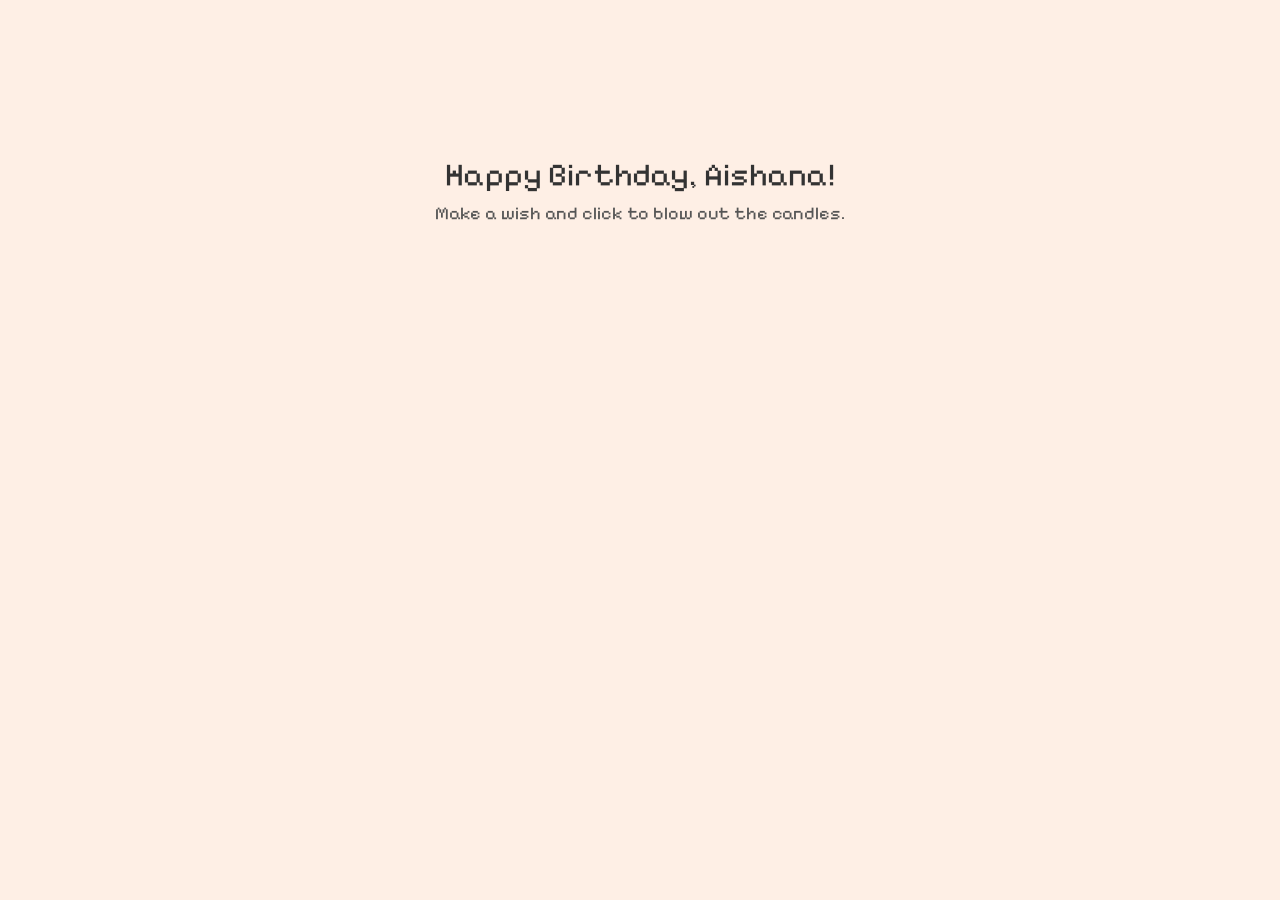
<file: index.html>
<!DOCTYPE html>
<html lang="en">

<head>
  <meta charset="UTF-8" />
  <meta name="viewport" content="width=device-width, initial-scale=1" />
  <title>Birthday Cake</title>
  <link rel="stylesheet" href="style.css" />
  <link rel="preconnect" href="https://fonts.googleapis.com" />
  <link rel="preconnect" href="https://fonts.gstatic.com" crossorigin />
  <link href="https://fonts.googleapis.com/css2?family=Pixelify+Sans:wght@400..700&display=swap" rel="stylesheet" />
  <style>
    #mainTitle {
      font-size: 32px;
      font-family: 'Pixelify Sans', sans-serif;
      margin-bottom: 8px;
    }

    #subTitle {
      font-size: 18px;
      font-family: 'Pixelify Sans', sans-serif;
      color: #555;
    }
  </style>
</head>

<body>
  <div class="container">
    <div id="birthdayText"></div>
    <div class="cake-container">
      <div class="cake" id="cake"></div>
    </div>
  </div>

  <script>
    const params = new URLSearchParams(window.location.search);
    const name = "Aishana";
    let candleCount = parseInt(params.get("candles")) || 4;
    candleCount = 22;

    const birthdayText = document.getElementById("birthdayText");
    birthdayText.innerHTML = `
        <div id="mainTitle">Happy Birthday, ${name}!</div>
        <div id="subTitle">Make a wish and click to blow out the candles.</div>
      `;

    const cake = document.getElementById("cake");

    const colors = [
      "green-candle",
      "purple-candle",
      "blue-candle",
      "yellow-candle",
    ];
    const CAKE_VISUAL_WIDTH = 35;

    function createCandles(count) {
      cake.innerHTML = "";
      const CANDLE_VISUAL_WIDTH = 2;
      const availableWidth = CAKE_VISUAL_WIDTH;
      const candlesPerRow = 6;
      const shiftAmount = 4;

      for (let i = 0; i < count; i++) {
        const candle = document.createElement("div");
        candle.classList.add("candle");
        const colorClass = colors[Math.floor(Math.random() * colors.length)];
        candle.classList.add(colorClass);

        const row = Math.floor(i / candlesPerRow);
        const col = i % candlesPerRow;
        const totalCandlesInRow = Math.min(
          candlesPerRow,
          count - row * candlesPerRow
        );
        const rowSpacing = availableWidth / (totalCandlesInRow + 1);

        const leftBase = rowSpacing * (col + 1) - CANDLE_VISUAL_WIDTH / 2 + 5;
        const rowShift = row % 2 === 0 ? 0 : shiftAmount;

        candle.style.position = "absolute";
        candle.style.top = `${10 + row * 3}px`;
        candle.style.left = `${leftBase + rowShift + 4}px`;

        cake.appendChild(candle);
      }
    }

    createCandles(candleCount);

    function blowOutCandles() {
      const candles = document.querySelectorAll(".candle");
      candles.forEach((candle) => {
        const delay = Math.random() * 1000;
        setTimeout(() => {
          colors.forEach((color) => {
            if (candle.classList.contains(color)) {
              candle.classList.add("blown");
            }
          });
        }, delay);
      });

      setTimeout(() => {
        const subTitle = document.getElementById("subTitle");
        subTitle.textContent = `Yayy! Wishing you the happiest birthday ever!!`;

        // Hidden 6-second countdown to automatically redirect to padlock.html
        setTimeout(() => {
          window.location.href = "padlock.html";
        }, 4500);

      }, 1200);

      document.body.removeEventListener("click", blowOutCandles);
    }

    document.body.addEventListener("click", blowOutCandles);
  </script>
</body>

</html>
</file>
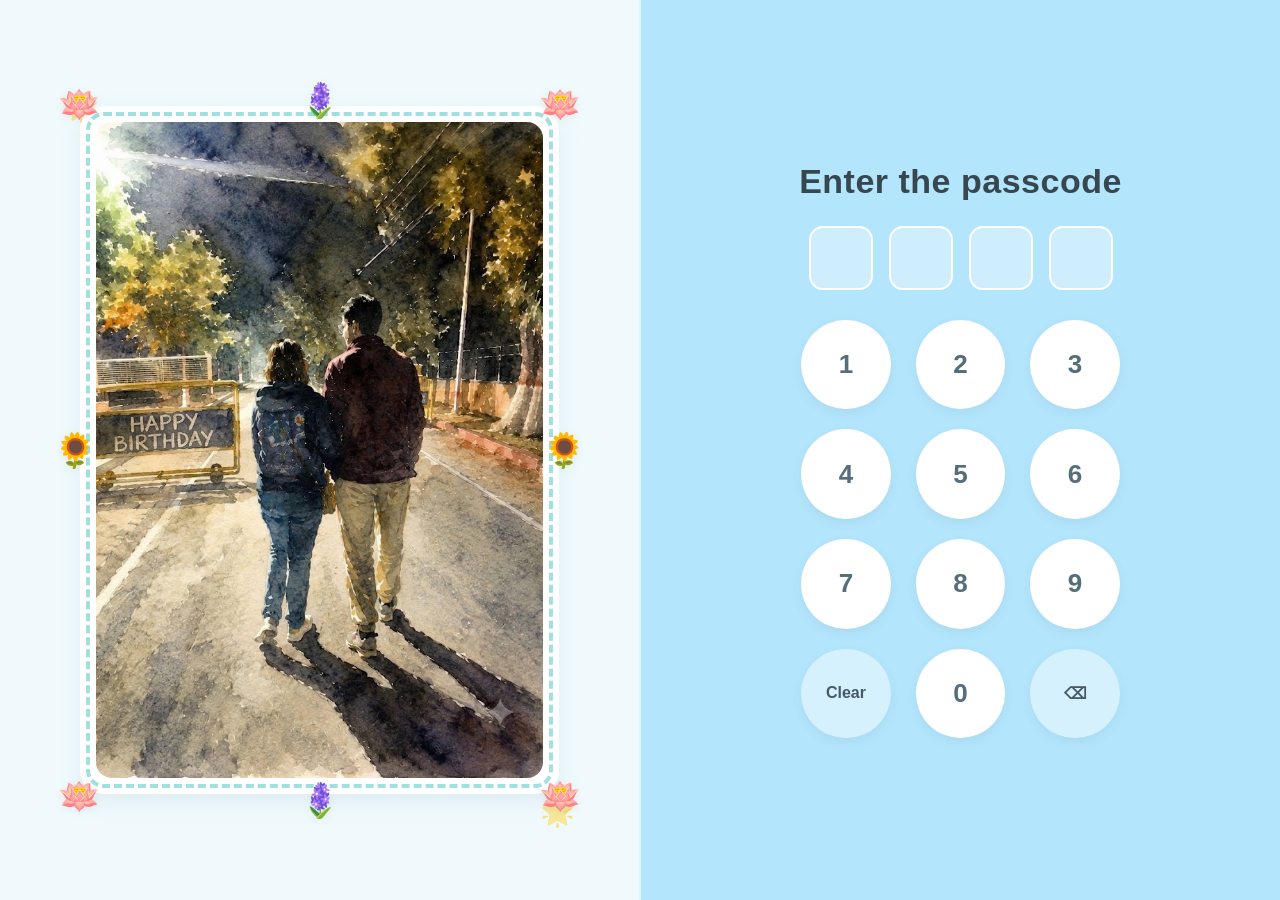
<file: padlock.html>
<!DOCTYPE html>
<html lang="en">
<head>
  <meta charset="UTF-8">
  <meta name="viewport" content="width=device-width, initial-scale=1.0">
  <title>Enter Passcode</title>
  <link rel="stylesheet" href="padlock.css" />
</head>
<body>

  <div class="padlock-wrapper">
    <!-- Left Section: Photo Frame -->
    <div class="left-panel">
      <!-- Background floral elements -->
      <span class="decor-symbol" style="top: 10%; left: 10%;">🌟</span>
      <span class="decor-symbol" style="top: 15%; right: 12%;">✨</span>
      <span class="decor-symbol" style="bottom: 12%; left: 15%;">✨</span>
      <span class="decor-symbol" style="bottom: 8%; right: 10%;">🌟</span>

      <!-- Rectangular Photo Frame -->
      <div class="photo-frame-wrapper">
        <div class="photo-frame">
          <!-- Replace 'us.jpg' with the path to your photo -->
          <img src="padlock-us.jpg" alt="Photo of Us">
        </div>
        <!-- Floral decorations around frame -->
        <span class="flower flower-top-left">🪷</span>
        <span class="flower flower-top-right">🪷</span>
        <span class="flower flower-bottom-left">🪷</span>
        <span class="flower flower-bottom-right">🪷</span>
        <span class="flower flower-mid-left">🌻</span>
        <span class="flower flower-mid-right">🌻</span>
        <span class="flower flower-mid-top">🪻</span>
        <span class="flower flower-mid-bottom">🪻</span>
      </div>
    </div>

    <!-- Right Section: Keypad -->
    <div class="right-panel">
      <div class="keypad-header">Enter the passcode</div>

      <!-- PIN Display -->
      <div class="pin-display">
        <div class="pin-box" id="digit-0"></div>
        <div class="pin-box" id="digit-1"></div>
        <div class="pin-box" id="digit-2"></div>
        <div class="pin-box" id="digit-3"></div>
      </div>

      <!-- Keypad -->
      <div class="keypad-grid">
        <button class="key-btn" onclick="pressKey('1')">1</button>
        <button class="key-btn" onclick="pressKey('2')">2</button>
        <button class="key-btn" onclick="pressKey('3')">3</button>
        <button class="key-btn" onclick="pressKey('4')">4</button>
        <button class="key-btn" onclick="pressKey('5')">5</button>
        <button class="key-btn" onclick="pressKey('6')">6</button>
        <button class="key-btn" onclick="pressKey('7')">7</button>
        <button class="key-btn" onclick="pressKey('8')">8</button>
        <button class="key-btn" onclick="pressKey('9')">9</button>
        <button class="key-btn action-btn" onclick="clearPin()">Clear</button>
        <button class="key-btn" onclick="pressKey('0')">0</button>
        <button class="key-btn action-btn" onclick="deleteDigit()">⌫</button>
      </div>
    </div>
  </div>

  <script>
    // Set your 4-digit passcode here
    const CORRECT_PIN = "2210";
    // Destination URL after unlocking
    const NEXT_PAGE_URL = "surprise.html";

    let currentPin = "";

    function pressKey(num) {
      if (currentPin.length < 4) {
        currentPin += num;
        updateDisplay();

        if (currentPin.length === 4) {
          setTimeout(checkPin, 200);
        }
      }
    }

    function deleteDigit() {
      if (currentPin.length > 0) {
        currentPin = currentPin.slice(0, -1);
        updateDisplay();
      }
    }

    function clearPin() {
      currentPin = "";
      updateDisplay();
    }

    function updateDisplay() {
      for (let i = 0; i < 4; i++) {
        const box = document.getElementById(`digit-${i}`);
        box.classList.remove('error');
        if (i < currentPin.length) {
          box.textContent = "•";
          box.classList.add("filled");
        } else {
          box.textContent = "";
          box.classList.remove("filled");
        }
      }
    }

    function checkPin() {
      if (currentPin === CORRECT_PIN) {
        window.location.href = NEXT_PAGE_URL;
      } else {
        // Trigger error animation on wrong pin
        for (let i = 0; i < 4; i++) {
          const box = document.getElementById(`digit-${i}`);
          box.classList.add('error');
        }
        setTimeout(() => {
          clearPin();
        }, 500);
      }
    }
  </script>
</body>
</html>
</file>
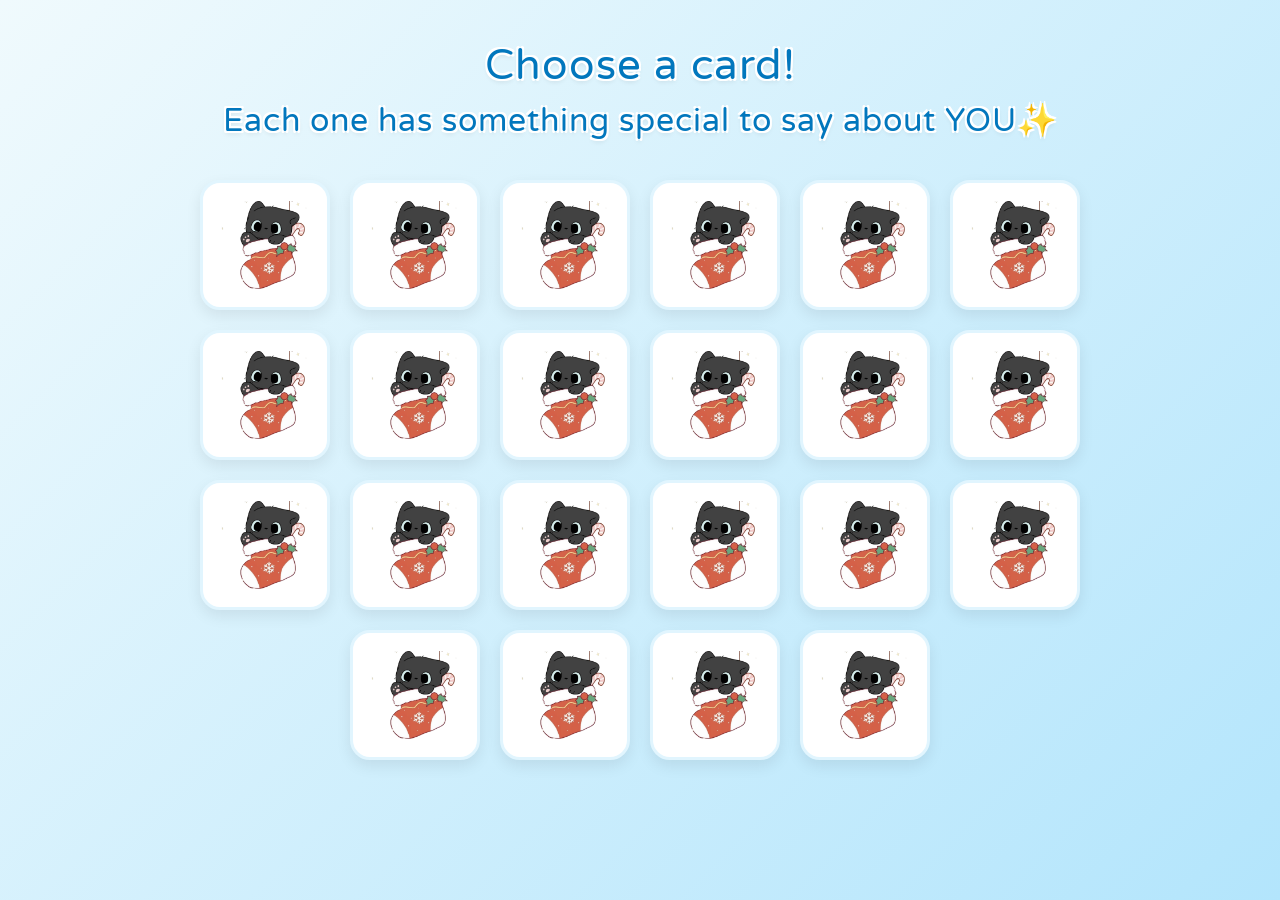
<file: surprise.html>
<!DOCTYPE html>
<html lang="en">

<head>
    <meta charset="UTF-8">
    <meta name="viewport" content="width=device-width, initial-scale=1.0">
    <title>Choose a Cat!</title>
    <link href="https://fonts.googleapis.com/css2?family=Varela+Round&display=swap" rel="stylesheet">
    <link rel="stylesheet" href="surprise2.css" />
</head>

<body>

    <!-- Blurred overlay for when a card is expanded -->
    <div id="overlay"></div>

    <div class="header-text">
        <h1>Choose a card!</h1>
        <h2>Each one has something special to say about YOU✨</h2>
    </div>

    <div class="grid-container" id="cardGrid">
        <!-- Cards generated by JS -->
    </div>

    <script>
        // 22 longer, personalized messages
        const messages = [
            "Aishana🪼<br> You are a very kind🪷.<br> You help people before others even notice.",
            "You are very observant🔍. <br><br> You even notice the little details about things and people.✨",
            "You are a headstrong person. <br><br> You take your stand when you need to and you don't easily give up.💪",
            "You are the source of my energy 🔋, my inspiration 🔥 and my motivation ❤️‍🔥. <br><br>I can overcome any hurdle if I just remember YOU.",
            "You are my sunshine ☀️,<br> I love it when you smile 😊!<br><br> Your gentle touch makes me feel like the sun is gently grazing my skin.",
            "Your laughter is unhinged 🙏😹 and<br> I absolutely fricking adore it 😇.",
            "Just having you in my thoughts 💭 is enough to make me smile and brighten my day 🌟. <br>Waiting so we can spend time together again ⏳.",
            "You're the cutest, my Gellyfish 🪼.<br><br>I feel lucky to find someone as adorable as you to call mine 🍀.",
            "You have an incredible memory 🧠👏. <br><br> That incredible memory is very sharp and sometimes puts me in a lot of trouble 🔪. (just kidding...or am I? 😏)",
            "Your clumsiness is so incredibly cute 🫣.<br><br>With each stumble and fall you make 📉, I also find myself falling (for you). My love for you only increases 📈.",
            "You have a beautiful handwriting 🖋️. <br><br> I love how beautiful you make your notes and your cursive with the brush pens 🎨.",
            "You are my safe space 🏡🫂.<br><br>Thank you for being that person with whom I can be unfiltered.",
            "You take time to understand me 🫠.<br><br>Thank You for seeing me for who I am and also helping me grow 🌱.",
            "I love it when you just randomly come in for a big hug 🫂❤️.<br><br>I absolutely love those moments when we get to hug.",
            "I love your hair, its bangs, its varying lengths and the way it covers your face beautifully sometimes 💇‍♀️✨.",
            "You're very beautiful. <br><br> Both inside and out, you are so beautiful that even your heartbeats are like music to my ears 🎶💖.",
            "When you are being your kid self 🎡, and you let your inner child out 🚀, there is genuine joy in your eyes that is very contagious and makes me happy.",
            "I love your warmth very much 🩹☕. <br><br> I love how you are there for me when I am confused and hurt and how you are able to make me feel all better again 💖.",
            "I love it when you put efforts into making yourself better 🧴🧘‍♀️. <br><br> Whether you put effort into your skincare routine, your hobbies, studies or health.",
            "I love it when you relax the way you do when I put my hands in your hair and caress your hair and face 🧎‍♀️💆‍♀️.<br><br>Whenever I talk to you, everything feels right.",
            "I love it very much when you try your best and make an effort to look good 💄✨👗. <br><br> I love it when you do your little makeup and dress up. You look so damn stunning that my jaw fricking drops.",
            "Aishana, I love you! <br><br> I love everything about you, for who you are, and for who you will be. I will keep loving you for as long as you choose to stay by my side. I will keep you happy, content and make you feel loved, even more special and cherished. I will dote on you, adore you and make you feel happier."
        ];

        const gridContainer = document.getElementById('cardGrid');
        const overlay = document.getElementById('overlay');
        let activeCard = null;
        let placeholder = null;
        let isAnimating = false;

        // Generate 22 flip cards
        for (let i = 0; i < 22; i++) {
            const card = document.createElement('div');
            card.className = 'flip-card';

            card.innerHTML = `
        <div class="flip-card-inner">
          <div class="flip-card-front">
            <img src="gift-sock.png" alt="Gift Cat ${i+1}">
          </div>
          <div class="flip-card-back">
            <p>${messages[i]}</p>
          </div>
        </div>
      `;

            card.addEventListener('click', function (e) {
                // Prevent event bubbling when card is open so window click handler works smoothly
                if (this.classList.contains('active')) {
                    e.stopPropagation();
                    closeActiveCard();
                    return;
                }

                if (isAnimating || activeCard) return;

                e.stopPropagation();
                isAnimating = true;

                const rect = this.getBoundingClientRect();

                // Create transparent placeholder
                placeholder = document.createElement('div');
                placeholder.style.width = rect.width + 'px';
                placeholder.style.height = rect.height + 'px';
                this.parentNode.insertBefore(placeholder, this);

                // Position fixed to screen
                this.style.position = 'fixed';
                this.style.top = rect.top + 'px';
                this.style.left = rect.left + 'px';
                this.style.width = rect.width + 'px';
                this.style.height = rect.height + 'px';
                this.style.margin = '0';
                this.style.zIndex = '1000'; /* Higher than overlay (500) */
                this.style.transition = 'all 0.6s cubic-bezier(0.25, 0.8, 0.25, 1)';

                this.offsetHeight; // Force repaint

                // Target centered dimensions (~50% of screen size)
                const vw = window.innerWidth;
                const vh = window.innerHeight;
                const targetW = Math.min(Math.max(vw * 0.5, 300), 650);
                const targetH = Math.min(Math.max(vh * 0.5, 300), 650);
                const targetTop = (vh - targetH) / 2;
                const targetLeft = (vw - targetW) / 2;

                this.classList.add('active');
                this.style.top = targetTop + 'px';
                this.style.left = targetLeft + 'px';
                this.style.width = targetW + 'px';
                this.style.height = targetH + 'px';

                overlay.classList.add('show');
                activeCard = this;

                setTimeout(() => { isAnimating = false; }, 600);
            });

            gridContainer.appendChild(card);
        }

        // Function to close card smoothly
        function closeActiveCard() {
            if (!activeCard || isAnimating) return;

            isAnimating = true;
            const currentRect = placeholder.getBoundingClientRect();

            activeCard.style.top = currentRect.top + 'px';
            activeCard.style.left = currentRect.left + 'px';
            activeCard.style.width = currentRect.width + 'px';
            activeCard.style.height = currentRect.height + 'px';

            activeCard.classList.remove('active');
            overlay.classList.remove('show');

            const cardToReset = activeCard;
            activeCard = null;

            setTimeout(() => {
                cardToReset.style = '';
                if (placeholder) {
                    placeholder.remove();
                    placeholder = null;
                }
                isAnimating = false;
            }, 600);
        }

        // Clicking anywhere on the screen closes the active card
        window.addEventListener('click', () => {
            closeActiveCard();
        });
    </script>
</body>

</html>
</file>
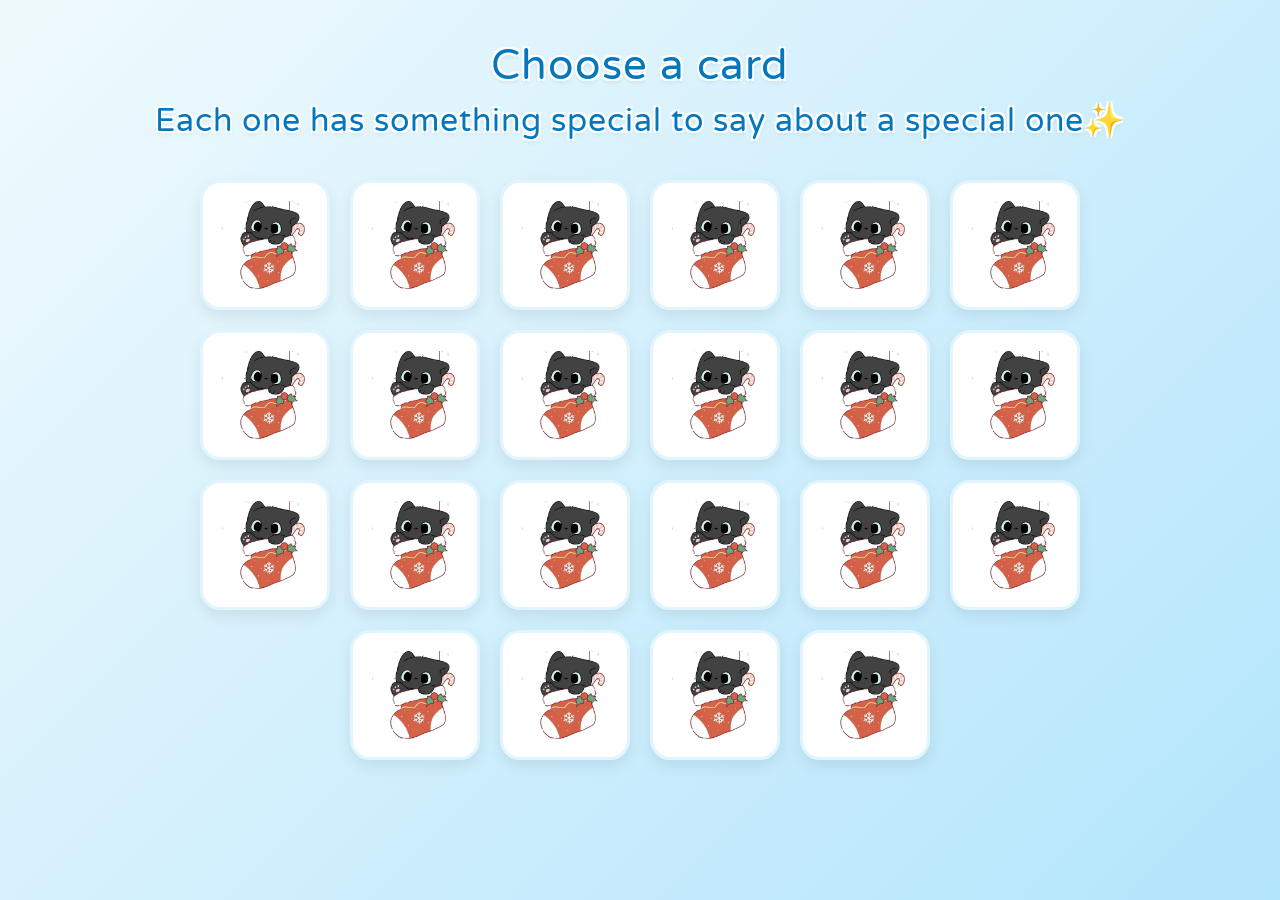
<file: surprise2.html>
<!DOCTYPE html>
<html lang="en">

<head>
    <meta charset="UTF-8">
    <meta name="viewport" content="width=device-width, initial-scale=1.0">
    <title>Choose a Cat!</title>
    <link href="https://fonts.googleapis.com/css2?family=Varela+Round&display=swap" rel="stylesheet">
    <link rel="stylesheet" href="surprise2.css" />
</head>

<body>

    <!-- Blurred overlay for when a card is expanded -->
    <div id="overlay"></div>

    <div class="header-text">
        <h1>Choose a card</h1>
        <h2>Each one has something special to say about a special one✨</h2>
    </div>

    <div class="grid-container" id="cardGrid">
        <!-- Cards generated by JS -->
    </div>

    <script>
        // 22 longer, personalized messages
        const messages = [
            "Aishana🪼<br> You are a very kind🪷.<br> You help people before others even notice.",
            "You are very observant🔍. <br><br> You even notice the little details about things and people.✨",
            "You are a headstrong person. <br><br> You take your stand when you need to and you don't easily give up.💪",
            "You are the source of my energy 🔋, my inspiration 🔥 and my motivation ❤️‍🔥. <br><br>I can overcome any hurdle if I just remember YOU.",
            "You are my sunshine ☀️,<br> I love it when you smile 😊!<br><br> Your gentle touch makes me feel like the sun is gently grazing my skin.",
            "Your laughter is unhinged 🙏😹 and<br> I absolutely fricking adore it 😇.",
            "Just having you in my thoughts 💭 is enough to make me smile and brighten my day 🌟. <br>Waiting so we can spend time together again ⏳.",
            "You're the cutest, my Gellyfish 🪼.<br><br>I feel lucky to find someone as adorable as you to call mine 🍀.",
            "You have an incredible memory 🧠👏. <br><br> That incredible memory is very sharp and sometimes puts me in a lot of trouble 🔪. (just kidding...or am I? 😏)",
            "Your clumsiness is so incredibly cute 🫣.<br><br>With each stumble and fall you make 📉, I also find myself falling (for you). My love for you only increases 📈.",
            "You have a beautiful handwriting 🖋️. <br><br> I love how beautiful you make your notes and your cursive with the brush pens 🎨.",
            "You are my safe space 🏡🫂.<br><br>Thank you for being that person with whom I can be unfiltered.",
            "You take time to understand me 🫠.<br><br>Thank You for seeing me for who I am and also helping me grow 🌱.",
            "I love it when you just randomly come in for a big hug 🫂❤️.<br><br>I absolutely love those moments when we get to hug.",
            "I love your hair, its bangs, its varying lengths and the way it covers your face beautifully sometimes 💇‍♀️✨.",
            "You're very beautiful. <br><br> Both inside and out, you are so beautiful that even your heartbeats are like music to my ears 🎶💖.",
            "When you are being your kid self 🎡, and you let your inner child out 🚀, there is genuine joy in your eyes that is very contagious and makes me happy.",
            "I love your warmth very much 🩹☕. <br><br> I love how you are there for me when I am confused and hurt and how you are able to make me feel all better again 💖.",
            "I love it when you put efforts into making yourself better 🧴🧘‍♀️. <br><br> Whether you put effort into your skincare routine, your hobbies, studies or health.",
            "I love it when you relax the way you do when I put my hands in your hair and caress your hair and face 🧎‍♀️💆‍♀️.<br><br>Whenever I talk to you, everything feels right.",
            "I love it very much when you try your best and make an effort to look good 💄✨👗. <br><br> I love it when you do your little makeup and dress up. You look so damn stunning that my jaw fricking drops.",
            "Aishana, I love you! <br><br> I love everything about you, for who you are, and for who you will be. I will keep loving you for as long as you choose to stay by my side. I will keep you happy, content and make you feel loved, even more special and cherished. I will dote on you, adore you and make you feel happier."
        ];

        const gridContainer = document.getElementById('cardGrid');
        const overlay = document.getElementById('overlay');
        let activeCard = null;
        let placeholder = null;
        let isAnimating = false;

        // Generate 22 flip cards
        for (let i = 0; i < 22; i++) {
            const card = document.createElement('div');
            card.className = 'flip-card';

            card.innerHTML = `
        <div class="flip-card-inner">
          <div class="flip-card-front">
            <img src="gift-sock.png" alt="Gift Cat ${i+1}">
          </div>
          <div class="flip-card-back">
            <p>${messages[i]}</p>
          </div>
        </div>
      `;

            card.addEventListener('click', function (e) {
                // Prevent event bubbling when card is open so window click handler works smoothly
                if (this.classList.contains('active')) {
                    e.stopPropagation();
                    closeActiveCard();
                    return;
                }

                if (isAnimating || activeCard) return;

                e.stopPropagation();
                isAnimating = true;

                const rect = this.getBoundingClientRect();

                // Create transparent placeholder
                placeholder = document.createElement('div');
                placeholder.style.width = rect.width + 'px';
                placeholder.style.height = rect.height + 'px';
                this.parentNode.insertBefore(placeholder, this);

                // Position fixed to screen
                this.style.position = 'fixed';
                this.style.top = rect.top + 'px';
                this.style.left = rect.left + 'px';
                this.style.width = rect.width + 'px';
                this.style.height = rect.height + 'px';
                this.style.margin = '0';
                this.style.zIndex = '1000'; /* Higher than overlay (500) */
                this.style.transition = 'all 0.6s cubic-bezier(0.25, 0.8, 0.25, 1)';

                this.offsetHeight; // Force repaint

                // Target centered dimensions (~50% of screen size)
                const vw = window.innerWidth;
                const vh = window.innerHeight;
                const targetW = Math.min(Math.max(vw * 0.5, 300), 650);
                const targetH = Math.min(Math.max(vh * 0.5, 300), 650);
                const targetTop = (vh - targetH) / 2;
                const targetLeft = (vw - targetW) / 2;

                this.classList.add('active');
                this.style.top = targetTop + 'px';
                this.style.left = targetLeft + 'px';
                this.style.width = targetW + 'px';
                this.style.height = targetH + 'px';

                overlay.classList.add('show');
                activeCard = this;

                setTimeout(() => { isAnimating = false; }, 600);
            });

            gridContainer.appendChild(card);
        }

        // Function to close card smoothly
        function closeActiveCard() {
            if (!activeCard || isAnimating) return;

            isAnimating = true;
            const currentRect = placeholder.getBoundingClientRect();

            activeCard.style.top = currentRect.top + 'px';
            activeCard.style.left = currentRect.left + 'px';
            activeCard.style.width = currentRect.width + 'px';
            activeCard.style.height = currentRect.height + 'px';

            activeCard.classList.remove('active');
            overlay.classList.remove('show');

            const cardToReset = activeCard;
            activeCard = null;

            setTimeout(() => {
                cardToReset.style = '';
                if (placeholder) {
                    placeholder.remove();
                    placeholder = null;
                }
                isAnimating = false;
            }, 600);
        }

        // Clicking anywhere on the screen closes the active card
        window.addEventListener('click', () => {
            closeActiveCard();
        });
    </script>
</body>

</html>
</file>
